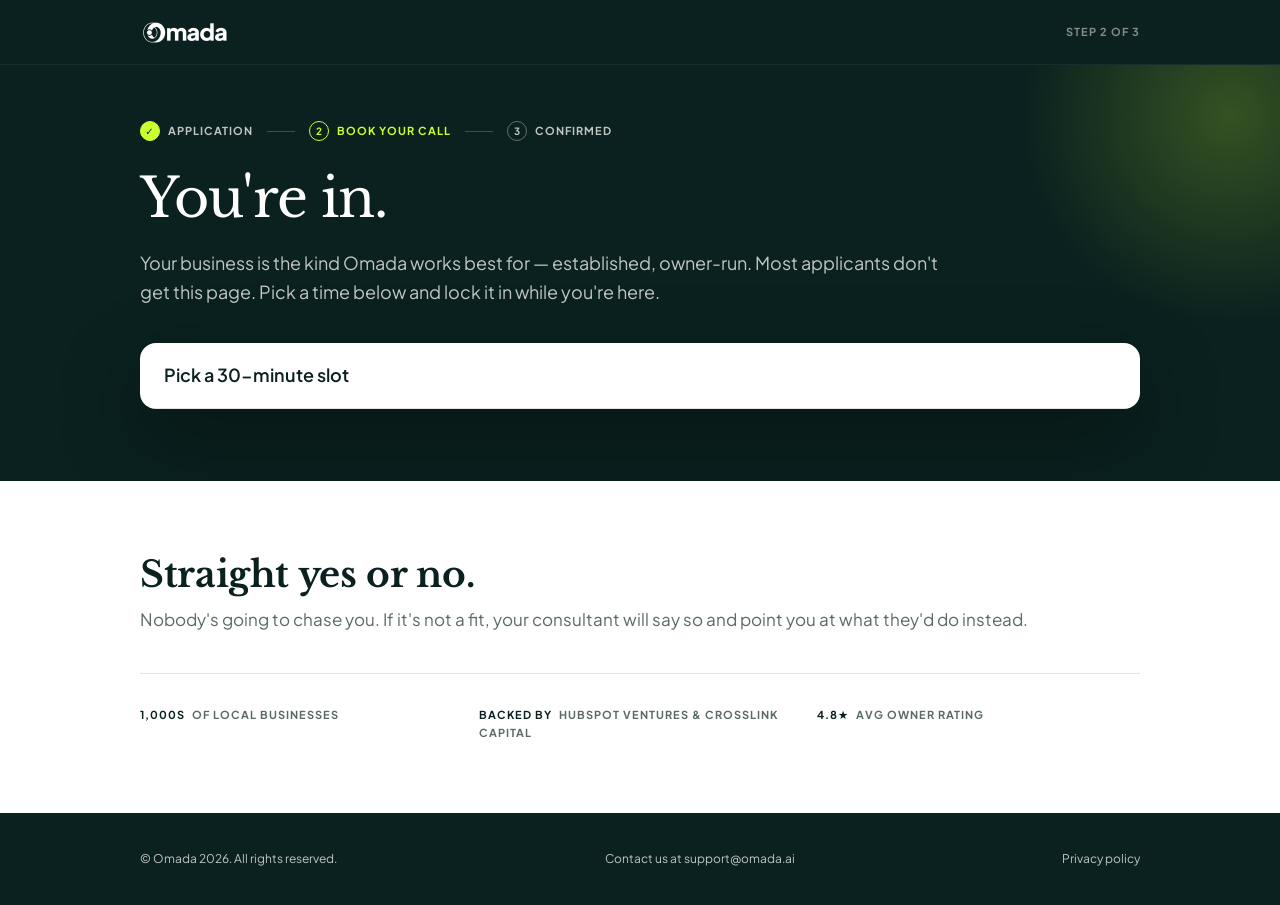
<file: book/index.html>
<!doctype html>
<html lang="en">
<head>
  <meta charset="utf-8">
  <meta name="viewport" content="width=device-width, initial-scale=1">
  <meta name="robots" content="noindex, nofollow">
  <title>Book a Call | Omada</title>
  <link rel="icon" href="https://omada.ai/favicon.ico">
  <link rel="preconnect" href="https://fonts.googleapis.com">
  <link rel="preconnect" href="https://fonts.gstatic.com" crossorigin>
  <!-- Fonts load without blocking first paint; text shows in the fallback font until they arrive -->
  <link rel="preload" as="style" href="https://fonts.googleapis.com/css2?family=Libre+Baskerville:ital,wght@0,400;0,700;1,400&family=Plus+Jakarta+Sans:wght@400;600;700&display=swap">
  <link href="https://fonts.googleapis.com/css2?family=Libre+Baskerville:ital,wght@0,400;0,700;1,400&family=Plus+Jakarta+Sans:wght@400;600;700&display=swap" rel="stylesheet" media="print" onload="this.media='all'">
  <noscript><link href="https://fonts.googleapis.com/css2?family=Libre+Baskerville:ital,wght@0,400;0,700;1,400&family=Plus+Jakarta+Sans:wght@400;600;700&display=swap" rel="stylesheet"></noscript>
  <link rel="stylesheet" href="../assets/funnel.css?v=7">

  <!-- Meta Pixel -->
  <script>
    !function(f,b,e,v,n,t,s){if(f.fbq)return;n=f.fbq=function(){n.callMethod?
    n.callMethod.apply(n,arguments):n.queue.push(arguments)};if(!f._fbq)f._fbq=n;
    n.push=n;n.loaded=!0;n.version='2.0';n.queue=[];t=b.createElement(e);t.async=!0;
    t.src=v;s=b.getElementsByTagName(e)[0];s.parentNode.insertBefore(t,s)}(window,
    document,'script','https://connect.facebook.net/en_US/fbevents.js');
    fbq('init', '1616636385675883');
    fbq('track', 'PageView');
  </script>
  <noscript><img height="1" width="1" style="display:none" alt="" src="https://www.facebook.com/tr?id=1616636385675883&ev=PageView&noscript=1"></noscript>
  <!-- End Meta Pixel -->

  <!-- A/B test landing_v1: the landing page assigns a or b once per browser (?variant=a|b forces one for checking);
       later pages only read it, so every event can be split by variant. Runs before first paint, so no flicker. -->
  <script>
    (function () {
      var key = 'omada_landing_v1', assign = false, v = null;
      try {
        var forced = assign ? new URLSearchParams(location.search).get('variant') : null;
        v = forced === 'a' || forced === 'b' ? forced : localStorage.getItem(key);
        if (assign && v !== 'a' && v !== 'b') v = Math.random() < 0.5 ? 'a' : 'b';
        if (v === 'a' || v === 'b') localStorage.setItem(key, v);
      } catch (e) {}
      window.omadaVariant = v === 'a' || v === 'b' ? v : (assign ? 'a' : 'unknown');
      document.documentElement.setAttribute('data-variant', window.omadaVariant);
    })();
  </script>

  <!-- Google Analytics -->
  <script async src="https://www.googletagmanager.com/gtag/js?id=G-G75KW6SVHD"></script>
  <script>
    window.dataLayer = window.dataLayer || [];
    function gtag(){dataLayer.push(arguments);}
    gtag('js', new Date());
    gtag('set', { landing_variant: window.omadaVariant });
    gtag('set', 'user_properties', { landing_variant: window.omadaVariant });
    gtag('config', 'G-G75KW6SVHD', { landing_variant: window.omadaVariant });
  </script>
  <!-- End Google Analytics -->
</head>
<body data-page="book">

  <header class="site-header">
    <div class="wrap">
      <img src="../assets/logo-header.png" alt="Omada" width="182" height="52">
      <span class="step-label">Step 2 of 3</span>
    </div>
  </header>

  <section class="hero">
    <div class="wrap">
      <ol class="steps eyebrow">
        <li class="done"><span class="dot">✓</span>Application</li>
        <li class="current"><span class="dot">2</span>Book your call</li>
        <li><span class="dot">3</span>Confirmed</li>
      </ol>
      <h1 data-greeting>You're in.</h1>
      <p class="lede">Your business is the kind Omada works best for — established, owner-run. Most applicants don't get this page. Pick a time below and lock it in while you're here.</p>

      <div class="calendar-card">
        <div class="card-head">Pick a 30-minute slot</div>
        <!-- HubSpot Meetings embed: the script below replaces this container with an iframe and sizes it -->
        <div class="meetings-iframe-container" data-src="https://meetings.hubspot.com/ncrum/d1-meeting?embed=true"></div>
      </div>
    </div>
  </section>

  <section class="section white">
    <div class="wrap">
      <h2>Straight yes or no.</h2>
      <p class="sub">Nobody's going to chase you. If it's not a fit, your consultant will say so and point you at what they'd do instead.</p>
      <div class="trust eyebrow">
        <div><strong>1,000s</strong> of local businesses</div>
        <div><strong>Backed by</strong> HubSpot Ventures &amp; Crosslink Capital</div>
        <div><strong>4.8★</strong> avg owner rating</div>
      </div>
    </div>
  </section>

  <footer class="site-footer">
    <div class="wrap">
      <span>© Omada 2026. All rights reserved.</span>
      <a href="mailto:support@omada.ai">Contact us at support@omada.ai</a>
      <a href="https://omada.ai/privacy-policy">Privacy policy</a>
    </div>
  </footer>

  <!-- Deferred scripts run in order: funnel.js first, so it can pre-fill the calendar before HubSpot's embed reads data-src -->
  <script src="../assets/funnel.js?v=10" defer></script>
  <script src="https://static.hsappstatic.net/MeetingsEmbed/ex/MeetingsEmbedCode.js" defer></script>
  <script src="https://js.hs-scripts.com/49721108.js" async defer id="hs-script-loader"></script>
</body>
</html>
</file>
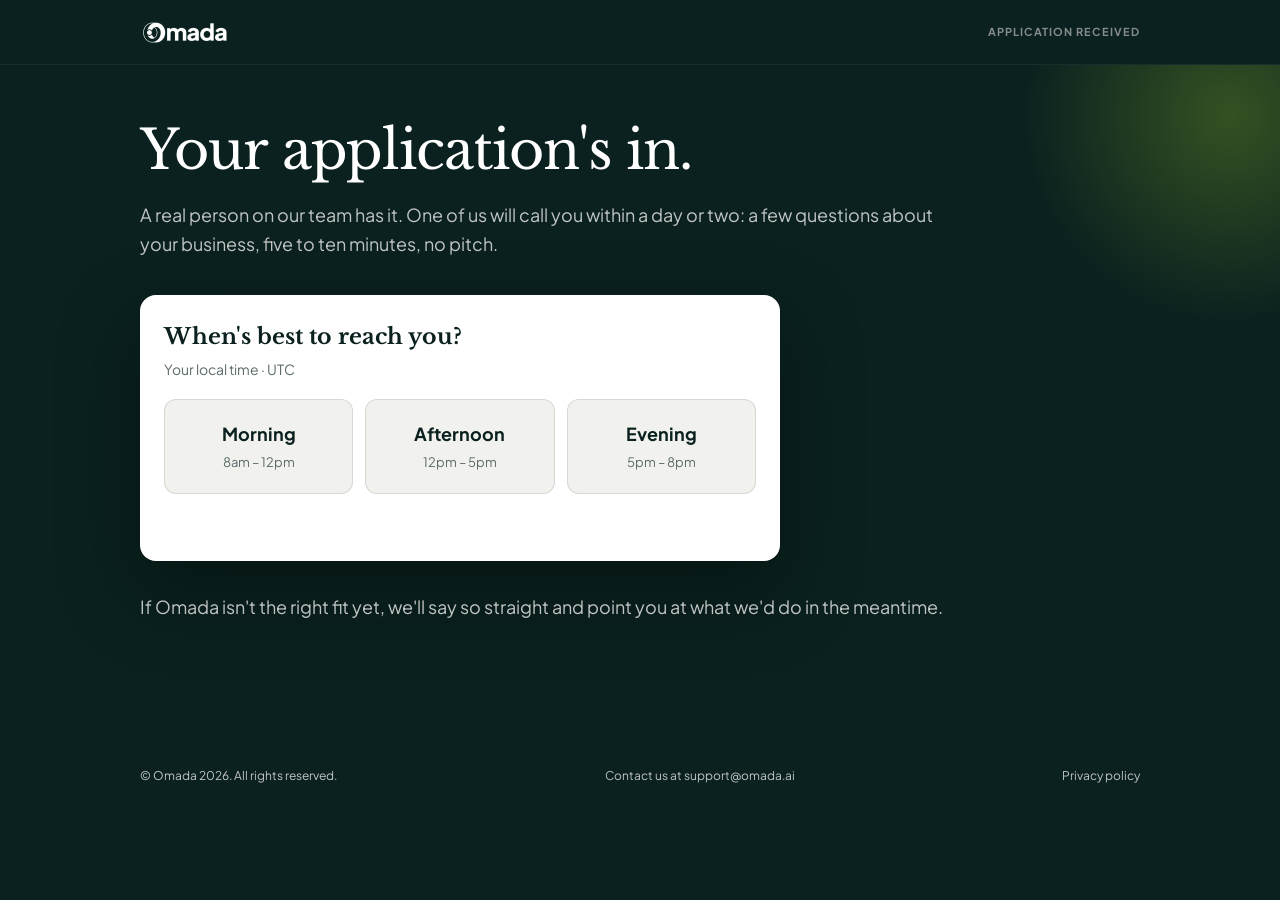
<file: received/index.html>
<!doctype html>
<html lang="en">
<head>
  <meta charset="utf-8">
  <meta name="viewport" content="width=device-width, initial-scale=1">
  <meta name="robots" content="noindex, nofollow">
  <title>Application received | Omada</title>
  <link rel="icon" href="https://omada.ai/favicon.ico">
  <link rel="preconnect" href="https://fonts.googleapis.com">
  <link rel="preconnect" href="https://fonts.gstatic.com" crossorigin>
  <!-- Fonts load without blocking first paint; text shows in the fallback font until they arrive -->
  <link rel="preload" as="style" href="https://fonts.googleapis.com/css2?family=Libre+Baskerville:ital,wght@0,400;0,700;1,400&family=Plus+Jakarta+Sans:wght@400;600;700&display=swap">
  <link href="https://fonts.googleapis.com/css2?family=Libre+Baskerville:ital,wght@0,400;0,700;1,400&family=Plus+Jakarta+Sans:wght@400;600;700&display=swap" rel="stylesheet" media="print" onload="this.media='all'">
  <noscript><link href="https://fonts.googleapis.com/css2?family=Libre+Baskerville:ital,wght@0,400;0,700;1,400&family=Plus+Jakarta+Sans:wght@400;600;700&display=swap" rel="stylesheet"></noscript>
  <link rel="stylesheet" href="../assets/funnel.css?v=7">

  <!-- Meta Pixel -->
  <script>
    !function(f,b,e,v,n,t,s){if(f.fbq)return;n=f.fbq=function(){n.callMethod?
    n.callMethod.apply(n,arguments):n.queue.push(arguments)};if(!f._fbq)f._fbq=n;
    n.push=n;n.loaded=!0;n.version='2.0';n.queue=[];t=b.createElement(e);t.async=!0;
    t.src=v;s=b.getElementsByTagName(e)[0];s.parentNode.insertBefore(t,s)}(window,
    document,'script','https://connect.facebook.net/en_US/fbevents.js');
    fbq('init', '1616636385675883');
    fbq('track', 'PageView');
  </script>
  <noscript><img height="1" width="1" style="display:none" alt="" src="https://www.facebook.com/tr?id=1616636385675883&ev=PageView&noscript=1"></noscript>
  <!-- End Meta Pixel -->

  <!-- A/B test landing_v1: the landing page assigns a or b once per browser (?variant=a|b forces one for checking);
       later pages only read it, so every event can be split by variant. Runs before first paint, so no flicker. -->
  <script>
    (function () {
      var key = 'omada_landing_v1', assign = false, v = null;
      try {
        var forced = assign ? new URLSearchParams(location.search).get('variant') : null;
        v = forced === 'a' || forced === 'b' ? forced : localStorage.getItem(key);
        if (assign && v !== 'a' && v !== 'b') v = Math.random() < 0.5 ? 'a' : 'b';
        if (v === 'a' || v === 'b') localStorage.setItem(key, v);
      } catch (e) {}
      window.omadaVariant = v === 'a' || v === 'b' ? v : (assign ? 'a' : 'unknown');
      document.documentElement.setAttribute('data-variant', window.omadaVariant);
    })();
  </script>

  <!-- Google Analytics -->
  <script async src="https://www.googletagmanager.com/gtag/js?id=G-G75KW6SVHD"></script>
  <script>
    window.dataLayer = window.dataLayer || [];
    function gtag(){dataLayer.push(arguments);}
    gtag('js', new Date());
    gtag('set', { landing_variant: window.omadaVariant });
    gtag('set', 'user_properties', { landing_variant: window.omadaVariant });
    gtag('config', 'G-G75KW6SVHD', { landing_variant: window.omadaVariant });
  </script>
  <!-- End Google Analytics -->
</head>
<body data-page="received">

  <header class="site-header">
    <div class="wrap">
      <img src="../assets/logo-header.png" alt="Omada" width="182" height="52">
      <span class="step-label">Application received</span>
    </div>
  </header>

  <section class="hero">
    <div class="wrap">
      <h1 data-greeting>Your application's in.</h1>
      <p class="lede"><span data-applied-line hidden>Your application's in. </span>A real person on our team has it. One of us will call you within a day or two: a few questions about your business, five to ten minutes, no pitch.</p>

      <div class="callback-card">
        <h2>When's best to reach you?</h2>
        <p class="callback-zone">Your local time<span data-time-zone></span></p>
        <div class="callback-choices">
          <button type="button" class="callback-choice" data-call-time="Morning"><strong>Morning</strong><span>8am – 12pm</span></button>
          <button type="button" class="callback-choice" data-call-time="Afternoon"><strong>Afternoon</strong><span>12pm – 5pm</span></button>
          <button type="button" class="callback-choice" data-call-time="Evening"><strong>Evening</strong><span>5pm – 8pm</span></button>
        </div>
        <p class="callback-status" data-call-status role="status" aria-live="polite"></p>
      </div>

      <p class="lede">If Omada isn't the right fit yet, we'll say so straight and point you at what we'd do in the meantime.</p>
    </div>
  </section>

  <footer class="site-footer">
    <div class="wrap">
      <span>© Omada 2026. All rights reserved.</span>
      <a href="mailto:support@omada.ai">Contact us at support@omada.ai</a>
      <a href="https://omada.ai/privacy-policy">Privacy policy</a>
    </div>
  </footer>

  <script src="https://js.hs-scripts.com/49721108.js" async defer id="hs-script-loader"></script>
  <script src="../assets/funnel.js?v=10" defer></script>
</body>
</html>
</file>
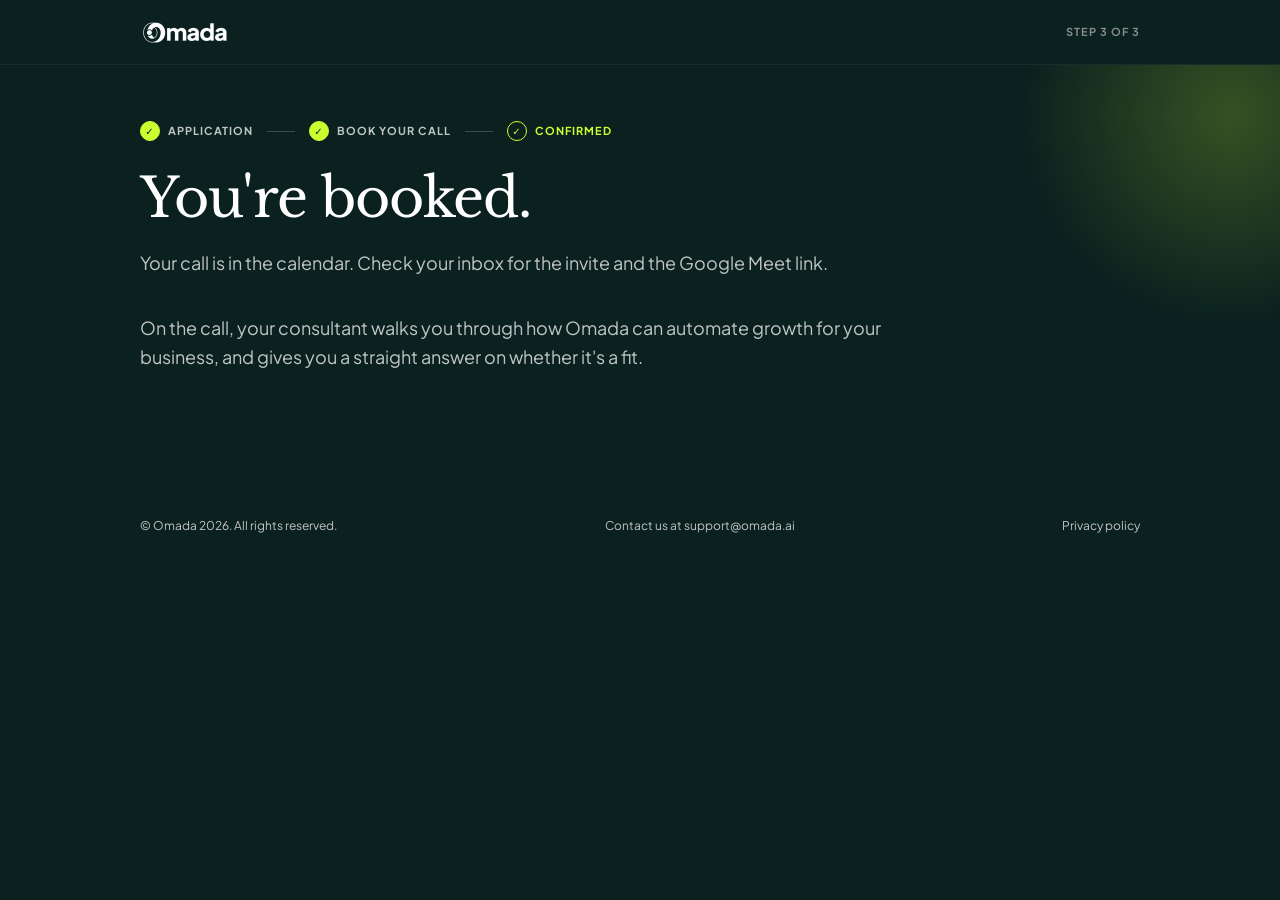
<file: thanks/index.html>
<!doctype html>
<html lang="en">
<head>
  <meta charset="utf-8">
  <meta name="viewport" content="width=device-width, initial-scale=1">
  <meta name="robots" content="noindex, nofollow">
  <title>You're booked | Omada</title>
  <link rel="icon" href="https://omada.ai/favicon.ico">
  <link rel="preconnect" href="https://fonts.googleapis.com">
  <link rel="preconnect" href="https://fonts.gstatic.com" crossorigin>
  <!-- Fonts load without blocking first paint; text shows in the fallback font until they arrive -->
  <link rel="preload" as="style" href="https://fonts.googleapis.com/css2?family=Libre+Baskerville:ital,wght@0,400;0,700;1,400&family=Plus+Jakarta+Sans:wght@400;600;700&display=swap">
  <link href="https://fonts.googleapis.com/css2?family=Libre+Baskerville:ital,wght@0,400;0,700;1,400&family=Plus+Jakarta+Sans:wght@400;600;700&display=swap" rel="stylesheet" media="print" onload="this.media='all'">
  <noscript><link href="https://fonts.googleapis.com/css2?family=Libre+Baskerville:ital,wght@0,400;0,700;1,400&family=Plus+Jakarta+Sans:wght@400;600;700&display=swap" rel="stylesheet"></noscript>
  <link rel="stylesheet" href="../assets/funnel.css?v=7">

  <!-- Meta Pixel -->
  <script>
    !function(f,b,e,v,n,t,s){if(f.fbq)return;n=f.fbq=function(){n.callMethod?
    n.callMethod.apply(n,arguments):n.queue.push(arguments)};if(!f._fbq)f._fbq=n;
    n.push=n;n.loaded=!0;n.version='2.0';n.queue=[];t=b.createElement(e);t.async=!0;
    t.src=v;s=b.getElementsByTagName(e)[0];s.parentNode.insertBefore(t,s)}(window,
    document,'script','https://connect.facebook.net/en_US/fbevents.js');
    fbq('init', '1616636385675883');
    fbq('track', 'PageView');
  </script>
  <noscript><img height="1" width="1" style="display:none" alt="" src="https://www.facebook.com/tr?id=1616636385675883&ev=PageView&noscript=1"></noscript>
  <!-- End Meta Pixel -->

  <!-- A/B test landing_v1: the landing page assigns a or b once per browser (?variant=a|b forces one for checking);
       later pages only read it, so every event can be split by variant. Runs before first paint, so no flicker. -->
  <script>
    (function () {
      var key = 'omada_landing_v1', assign = false, v = null;
      try {
        var forced = assign ? new URLSearchParams(location.search).get('variant') : null;
        v = forced === 'a' || forced === 'b' ? forced : localStorage.getItem(key);
        if (assign && v !== 'a' && v !== 'b') v = Math.random() < 0.5 ? 'a' : 'b';
        if (v === 'a' || v === 'b') localStorage.setItem(key, v);
      } catch (e) {}
      window.omadaVariant = v === 'a' || v === 'b' ? v : (assign ? 'a' : 'unknown');
      document.documentElement.setAttribute('data-variant', window.omadaVariant);
    })();
  </script>

  <!-- Google Analytics -->
  <script async src="https://www.googletagmanager.com/gtag/js?id=G-G75KW6SVHD"></script>
  <script>
    window.dataLayer = window.dataLayer || [];
    function gtag(){dataLayer.push(arguments);}
    gtag('js', new Date());
    gtag('set', { landing_variant: window.omadaVariant });
    gtag('set', 'user_properties', { landing_variant: window.omadaVariant });
    gtag('config', 'G-G75KW6SVHD', { landing_variant: window.omadaVariant });
  </script>
  <!-- End Google Analytics -->
</head>
<body data-page="thanks">

  <header class="site-header">
    <div class="wrap">
      <img src="../assets/logo-header.png" alt="Omada" width="182" height="52">
      <span class="step-label">Step 3 of 3</span>
    </div>
  </header>

  <section class="hero">
    <div class="wrap">
      <ol class="steps eyebrow">
        <li class="done"><span class="dot">✓</span>Application</li>
        <li class="done"><span class="dot">✓</span>Book your call</li>
        <li class="current"><span class="dot">✓</span>Confirmed</li>
      </ol>
      <h1 data-greeting>You're booked.</h1>
      <p class="lede">Your call is in the calendar. Check your inbox for the invite and the Google Meet link.</p>
      <p class="lede">On the call, your consultant walks you through how Omada can automate growth for your business, and gives you a straight answer on whether it's a fit.</p>
    </div>
  </section>

  <footer class="site-footer">
    <div class="wrap">
      <span>© Omada 2026. All rights reserved.</span>
      <a href="mailto:support@omada.ai">Contact us at support@omada.ai</a>
      <a href="https://omada.ai/privacy-policy">Privacy policy</a>
    </div>
  </footer>

  <script src="https://js.hs-scripts.com/49721108.js" async defer id="hs-script-loader"></script>
  <script src="../assets/funnel.js?v=10" defer></script>
</body>
</html>
</file>
<file: assets/funnel.css>
:root {
  --ink: #0a211f;
  --ink-2: #283d3b;
  --lime: #cbff2f;
  --teal: #006b64;
  --paper: #f1f2ee;
  --white: #ffffff;
  --muted: #c0c5c4;
  --grey: #858c8a;
  --slate: #5b6a69;
  --line: rgba(10, 33, 31, 0.12);
  --serif: "Libre Baskerville", Georgia, serif;
  --sans: "Plus Jakarta Sans", system-ui, -apple-system, "Segoe UI", sans-serif;
  --radius: 16px;
  --wrap: 1040px;
}

* { box-sizing: border-box; }

html { -webkit-text-size-adjust: 100%; }

body {
  margin: 0;
  background: var(--paper);
  color: var(--ink);
  font-family: var(--sans);
  font-size: 17px;
  line-height: 1.6;
  -webkit-font-smoothing: antialiased;
}

img { max-width: 100%; display: block; }
a { color: inherit; }

.wrap {
  width: 100%;
  max-width: var(--wrap);
  margin: 0 auto;
  padding: 0 20px;
}

/* Header */
.site-header {
  background: var(--ink);
  border-bottom: 1px solid rgba(255, 255, 255, 0.06);
}
.site-header .wrap {
  display: flex;
  align-items: center;
  justify-content: space-between;
  height: 64px;
}
.site-header img { height: 26px; width: auto; }
.site-header .step-label { color: var(--grey); }

/* Small caps labels */
.eyebrow,
.step-label {
  font-size: 11px;
  font-weight: 700;
  letter-spacing: 1px;
  text-transform: uppercase;
}

/* Dark hero */
.hero {
  position: relative;
  overflow: hidden;
  background: var(--ink);
  color: var(--white);
  padding: 56px 0 72px;
}
.hero::after {
  content: "";
  position: absolute;
  top: -160px;
  right: -160px;
  width: 420px;
  height: 420px;
  border-radius: 50%;
  background: radial-gradient(circle, rgba(203, 255, 47, 0.22), rgba(203, 255, 47, 0) 70%);
  pointer-events: none;
}
.hero .wrap { position: relative; z-index: 1; }

/* A/B test: wrap variant copy in data-variant-only="a" / "b"; <html data-variant> (set in <head>) picks which shows.
   With no variant set (no JS), A shows. */
html:not([data-variant="b"]) [data-variant-only="b"],
html[data-variant="b"] [data-variant-only="a"] { display: none !important; }

/* Short pages (thank-you, received) end above the fold; keep the space under the footer dark, not paper */
body[data-page="thanks"],
body[data-page="received"] { background: var(--ink); }

/* Call-time choice on /received/ */
.callback-card {
  max-width: 640px;
  margin: 8px 0 32px;
  padding: 24px;
  background: var(--white);
  color: var(--ink);
  border-radius: var(--radius);
  box-shadow: 0 30px 80px rgba(0, 0, 0, 0.35);
}
.callback-card h2 {
  font-family: var(--serif);
  font-weight: 700;
  font-size: 22px;
  margin: 0 0 4px;
}
.callback-zone { margin: 0 0 18px; color: var(--slate); font-size: 14px; }
.callback-zone span:not(:empty)::before { content: " · "; }
.callback-choices {
  display: grid;
  grid-template-columns: repeat(3, 1fr);
  gap: 12px;
}
.callback-choice {
  display: flex;
  flex-direction: column;
  align-items: center;
  gap: 4px;
  padding: 20px 12px;
  border: 1px solid var(--line);
  border-radius: 12px;
  background: var(--paper);
  color: var(--ink);
  font: inherit;
  cursor: pointer;
  transition: border-color 0.15s, background 0.15s;
}
.callback-choice strong { font-size: 18px; font-weight: 700; }
.callback-choice span { font-size: 13px; color: var(--slate); }
.callback-choice:hover:not(:disabled) { border-color: var(--ink); }
.callback-choice:disabled { cursor: default; opacity: 0.45; }
.callback-choice.selected { opacity: 1; background: var(--lime); border-color: var(--lime); }
.callback-choice.selected span { color: var(--ink); }
.callback-status { margin: 16px 0 0; min-height: 1.6em; font-weight: 600; }

.hero h1 {
  font-family: var(--serif);
  font-weight: 400;
  font-size: clamp(32px, 5.4vw, 54px);
  line-height: 1.12;
  letter-spacing: -0.02em;
  margin: 0 0 20px;
  max-width: 20ch;
}
.hero h1 em { color: var(--lime); font-style: italic; }

.hero .lede {
  color: var(--muted);
  font-size: 18px;
  max-width: 62ch;
  margin: 0 0 36px;
}
.hero .lede strong { color: var(--white); font-weight: 700; }

.hero.centered { text-align: center; }
.hero.centered h1,
.hero.centered .lede { margin-left: auto; margin-right: auto; }

/* Step indicator */
.steps {
  display: flex;
  flex-wrap: wrap;
  align-items: center;
  gap: 10px 14px;
  margin: 0 0 28px;
  padding: 0;
  list-style: none;
}
.steps li {
  display: flex;
  align-items: center;
  gap: 8px;
  color: var(--muted);
}
.steps li + li::before {
  content: "";
  width: 28px;
  height: 1px;
  background: rgba(255, 255, 255, 0.2);
  margin-right: 6px;
}
.steps .dot {
  display: inline-grid;
  place-items: center;
  width: 20px;
  height: 20px;
  border-radius: 50%;
  border: 1px solid rgba(255, 255, 255, 0.35);
  font-size: 10px;
}
.steps .done .dot { background: var(--lime); border-color: var(--lime); color: var(--ink); }
.steps .current { color: var(--lime); }
.steps .current .dot { border-color: var(--lime); }
.hero.centered .steps { justify-content: center; }

/* Video */
.video-card {
  position: relative;
  max-width: 880px;
  margin: 0 auto;
  border-radius: var(--radius);
  overflow: hidden;
  background: #000;
  box-shadow: 0 30px 80px rgba(0, 0, 0, 0.45);
  aspect-ratio: 16 / 9;
}
.video-card video {
  width: 100%;
  height: 100%;
  display: block;
  object-fit: cover;
  background: #000;
}
.video-poster {
  position: absolute;
  inset: 0;
  width: 100%;
  height: 100%;
  object-fit: cover;
  pointer-events: none;
}
.video-poster[hidden] { display: none; }
.sound-button {
  position: absolute;
  inset: 0;
  display: grid;
  place-items: center;
  width: 100%;
  border: 0;
  background: rgba(10, 33, 31, 0.35);
  cursor: pointer;
  font: inherit;
}
.sound-button span {
  display: inline-flex;
  align-items: center;
  gap: 10px;
  padding: 14px 24px;
  border-radius: 999px;
  background: var(--lime);
  color: var(--ink);
  font-weight: 700;
  font-size: 16px;
  box-shadow: 0 10px 30px rgba(0, 0, 0, 0.35);
}
.sound-button[hidden] { display: none; }

/* Light sections */
.section { padding: 72px 0; }
.section.white { background: var(--white); }

.section h2 {
  font-family: var(--serif);
  font-weight: 700;
  font-size: clamp(26px, 3.6vw, 36px);
  line-height: 1.2;
  letter-spacing: -0.01em;
  margin: 0 0 10px;
}
.section .sub { color: var(--slate); margin: 0 0 32px; }
.center { text-align: center; }

/* Form card: the HubSpot form brings its own styled card, so this only sizes it */
.form-card {
  max-width: 640px;
  margin: 0 auto;
  min-height: 320px;
}

/* Calendar card */
.calendar-card {
  background: var(--white);
  color: var(--ink);
  border-radius: var(--radius);
  overflow: hidden;
  box-shadow: 0 30px 80px rgba(0, 0, 0, 0.35);
}
.calendar-card .card-head {
  padding: 18px 24px;
  border-bottom: 1px solid var(--line);
  font-weight: 600;
  font-size: 18px;
}
.calendar-card iframe {
  display: block;
  width: 100%;
  height: 720px;
  border: 0;
}

/* Testimonials */
.feature-quote {
  max-width: 760px;
  margin: 0 auto 48px;
  text-align: center;
}
.feature-quote blockquote {
  font-family: var(--serif);
  font-size: clamp(20px, 2.6vw, 26px);
  line-height: 1.45;
  margin: 0 0 16px;
}
.who strong { display: block; font-weight: 700; }
.who span { color: var(--slate); font-size: 14px; }

.cards {
  display: grid;
  grid-template-columns: repeat(auto-fit, minmax(260px, 1fr));
  gap: 20px;
}
.card {
  display: flex;
  flex-direction: column;
  background: var(--paper);
  border-radius: var(--radius);
  padding: 24px;
}
.stars { color: var(--teal); letter-spacing: 3px; margin-bottom: 10px; }
.card blockquote {
  margin: 0 0 8px;
  font-style: italic;
  display: -webkit-box;
  -webkit-line-clamp: 4;
  -webkit-box-orient: vertical;
  overflow: hidden;
}
.card.open blockquote { -webkit-line-clamp: unset; overflow: visible; }
.read-more {
  align-self: flex-start;
  border: 0;
  background: none;
  padding: 0;
  margin: 0 0 20px;
  color: var(--teal);
  font: inherit;
  font-weight: 700;
  font-size: 15px;
  cursor: pointer;
}
.card .who { margin-top: auto; }

/* Trust strip */
.trust {
  display: grid;
  grid-template-columns: repeat(auto-fit, minmax(200px, 1fr));
  gap: 16px;
  margin-top: 40px;
  padding-top: 32px;
  border-top: 1px solid var(--line);
}
.trust div { color: var(--slate); }
.trust strong { color: var(--ink); margin-right: 4px; }

.note { color: var(--slate); font-size: 15px; text-align: center; margin: 40px 0 0; }

/* Footer */
.site-footer {
  background: var(--ink);
  color: var(--muted);
  padding: 36px 0;
  font-size: 12px;
}
.site-footer .wrap {
  display: flex;
  flex-wrap: wrap;
  gap: 12px 24px;
  justify-content: space-between;
}
.site-footer .disclaimer { flex-basis: 100%; margin: 0 0 12px; line-height: 1.6; }
.site-footer a { text-decoration: none; }
.site-footer a:hover { color: var(--white); }

@media (max-width: 640px) {
  body { font-size: 16px; }
  .hero { padding: 40px 0 52px; }
  .section { padding: 52px 0; }
  .calendar-card iframe { height: 760px; }
  .steps li + li::before { display: none; }
  .callback-card { padding: 20px 16px; }
  .callback-choices { grid-template-columns: 1fr; }
  .callback-choice { flex-direction: row; justify-content: space-between; padding: 16px 18px; }
}
</file>
